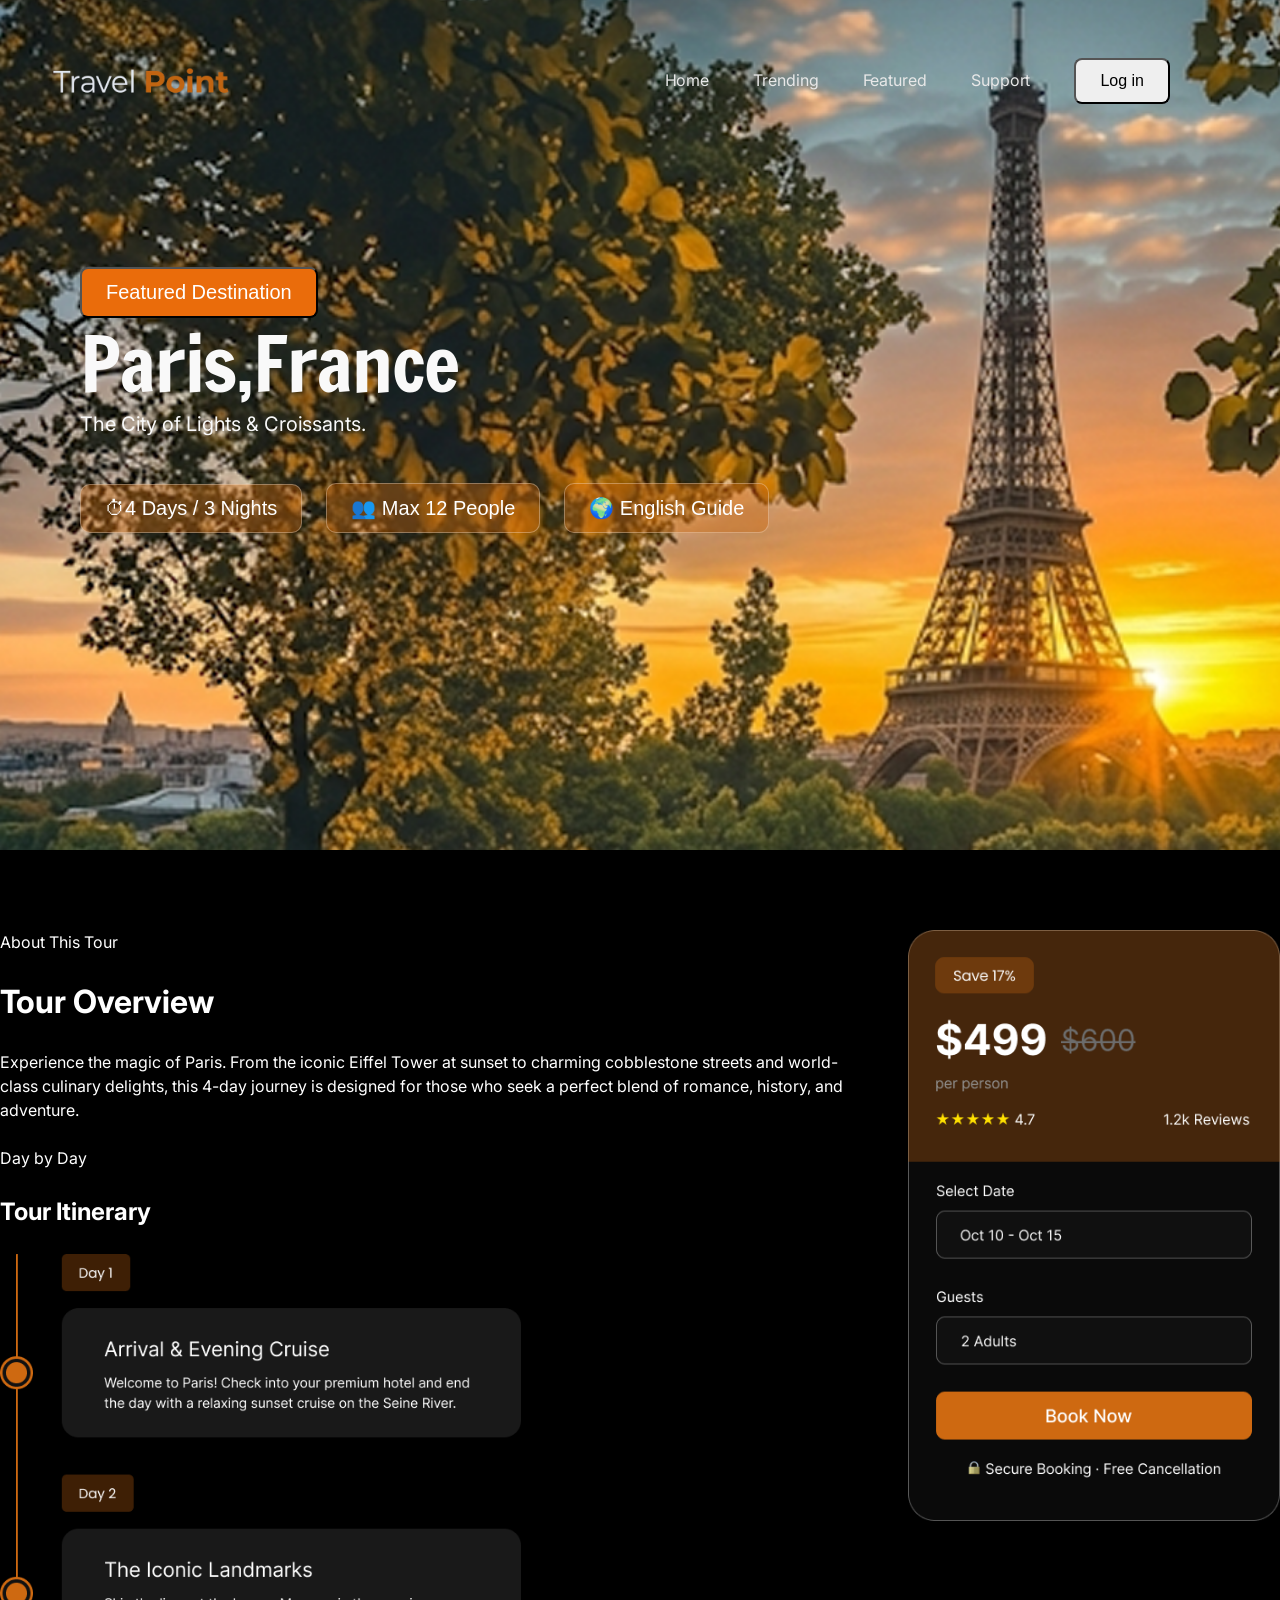
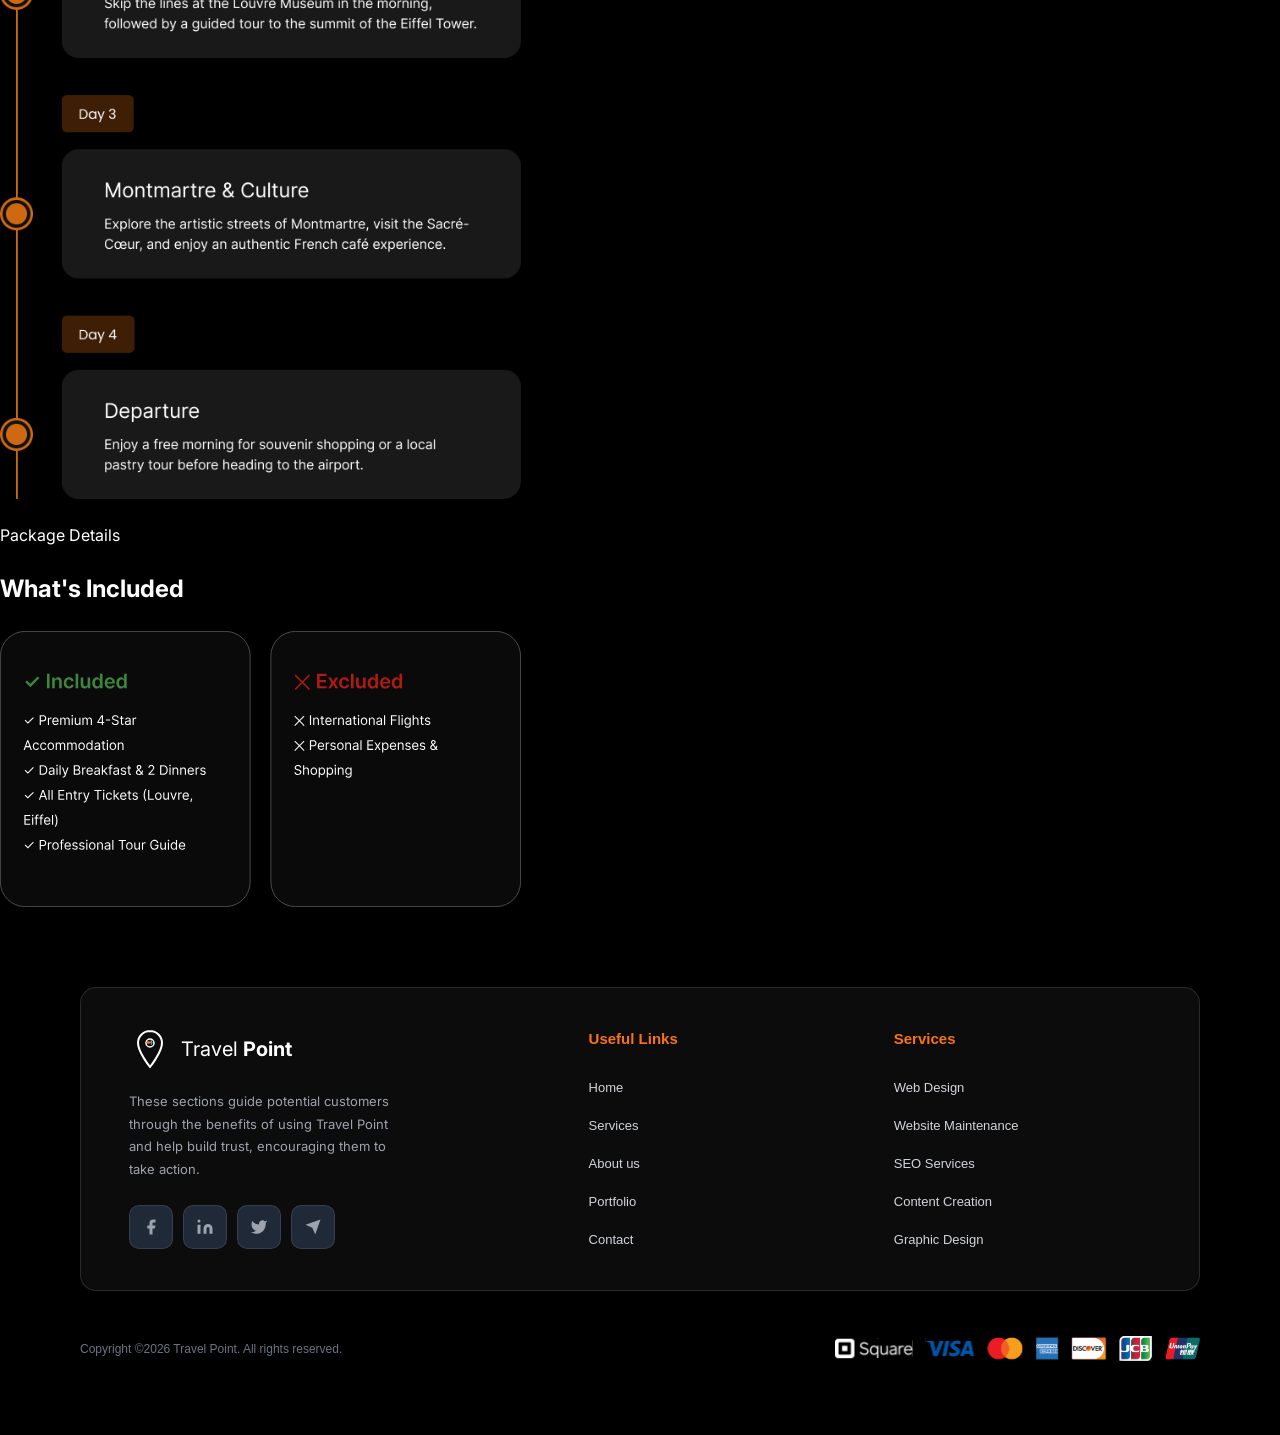
<file: featured.html>
<!DOCTYPE html>
<html lang="en">
<head>
    <meta charset="UTF-8">
    <meta name="viewport" content="width=device-width, initial-scale=1.0">
    <!-- Website er title  -->
<title>TravelPoint – Explor The Unexplored</title>

<!-- CSS er Link -->
<link rel="stylesheet" href="css/featured.css">

<!-- fonts er link: Inter+ Francois One+Forum+  -->
 <link rel="preconnect" href="https://fonts.googleapis.com">
<link rel="preconnect" href="https://fonts.gstatic.com" crossorigin>
<link href="https://fonts.googleapis.com/css2?family=Forum&family=Francois+One&family=Inter:ital,opsz,wght@0,14..32,100..900;1,14..32,100..900&display=swap" rel="stylesheet">

</head>
<body>
    <!-- Navigation + Hero Full Section Start -->
    <div class="nav-hero">
        <!-- Nav-- Logo+Menu Start -->
        <div class="nav">

            <!-- Logo er div -->
            <div class="logo">
                <a class="logo" href="index.html"><img src="res/home/logo.png" alt=""></a>
            </div>

            <!-- Nav Menu er div -->
            <div class="menu">
            <ul>
                <li><a href="index.html">Home</a></li>
                <li><a href="trending.html">Trending</a></li>
                <li><a href="featured.html">Featured</a></li>
                <li><a href="#">Support</a></li>
                <li><button class="login-btn">Log in</button></li>                
            </ul>
            </div>
         <!-- Nav-- Logo+Menu End -->
        </div>
<!-- Hero Start -->

            <div class="hero">
              <button class="featured-btn">Featured Destination</button>
  <h1>Paris,France</h1>
  <p>The City of Lights & Croissants.</p><br>
    <div>
      <button class="hero-btn">
        ⏱4 Days / 3 Nights
      </button>
      <button class="hero-btn">
        👥 Max 12 People
      </button>
      <button class="hero-btn">
        🌍 English Guide
      </button>
    </div>    
</div>
</div>
    <!-- Navigation + Hero Full Section End -->



    <!-- Tour Overview Section Start -->

<div class="tour-details-wrapper">
 <!-- LEFT SIDE IMAGE -->
  <div class="tour-image-left">
    <p>About This Tour</p><br>
<h1>Tour Overview</h1><br>
<p>Experience the magic of Paris. From the iconic Eiffel Tower at sunset to charming cobblestone streets and world-class culinary delights, this 4-day journey is designed for those who seek a perfect blend of romance, history, and adventure.</p><br>
 <p>Day by Day</p><br>
 <h2>Tour Itinerary</h2><br>
    <img src="res/featured/tour-itenary.png" alt=""><br>
     <p>Package Details</p><br>
 <h2>What's Included</h2><br>
    <img src="res/featured/incexc.svg" alt="">
  </div>

  <!-- RIGHT SIDE IMAGE -->
  <div class="tour-image-right">
    <img src="res/featured/price.png" alt="">
  </div>

</div>

<!-- Tour Overview Section End -->










<!-- Footer Section Starts -->
<div class="footer-outer">
 
  <!-- Inner rounded card -->
  <div class="footer-card">
 
    <!-- Brand -->
    <div>
      <div class="footer-brand-logo">
        <div class="footer-logo-icon">
          <!-- Location pin with plane icon -->
          <svg viewBox="0 0 42 42" fill="none" xmlns="http://www.w3.org/2000/svg">
            <path d="M21 3C14.4 3 9 8.4 9 15c0 9 12 24 12 24S33 24 33 15c0-6.6-5.4-12-12-12z" fill="none" stroke="white" stroke-width="2"/>
            <circle cx="21" cy="15" r="4" fill="none" stroke="white" stroke-width="1.5"/>
            <!-- Plane inside pin -->
            <path d="M17 14.5l2-1.5 5 1.5-5 1.5-2-1.5z" fill="#F97316"/>
            <path d="M22 12l1 3-1 2" stroke="#38bdf8" stroke-width="1" fill="none"/>
          </svg>
        </div>
        <div class="footer-brand-name">Travel <strong>Point</strong></div>
      </div>
      <div class="footer-brand-desc">
        These sections guide potential customers through the benefits of using Travel Point and help build trust, encouraging them to take action.
      </div>
      <div class="footer-social-row">
        <!-- Facebook -->
        <a href="#" class="footer-social-btn" aria-label="Facebook">
          <svg viewBox="0 0 24 24"><path d="M18 2h-3a5 5 0 00-5 5v3H7v4h3v8h4v-8h3l1-4h-4V7a1 1 0 011-1h3z"/></svg>
        </a>
        <!-- LinkedIn -->
        <a href="#" class="footer-social-btn" aria-label="LinkedIn">
          <svg viewBox="0 0 24 24"><path d="M16 8a6 6 0 016 6v7h-4v-7a2 2 0 00-2-2 2 2 0 00-2 2v7h-4v-7a6 6 0 016-6zM2 9h4v12H2z"/><circle cx="4" cy="4" r="2"/></svg>
        </a>
        <!-- Twitter/X -->
        <a href="#" class="footer-social-btn" aria-label="Twitter">
          <svg viewBox="0 0 24 24"><path d="M23 3a10.9 10.9 0 01-3.14 1.53 4.48 4.48 0 00-7.86 3v1A10.66 10.66 0 013 4s-4 9 5 13a11.64 11.64 0 01-7 2c9 5 20 0 20-11.5a4.5 4.5 0 00-.08-.83A7.72 7.72 0 0023 3z"/></svg>
        </a>
        <!-- Telegram -->
        <a href="#" class="footer-social-btn" aria-label="Telegram">
          <svg viewBox="0 0 24 24"><path d="M22 2L11 13M22 2L15 22l-4-9-9-4 20-7z"/></svg>
        </a>
      </div>
    </div>
 
    <!-- Useful Links -->
    <div>
      <div class="footer-col-title">Useful Links</div>
      <ul class="footer-col-list">
        <li><a href="#">Home</a></li>
        <li><a href="#">Services</a></li>
        <li><a href="#">About us</a></li>
        <li><a href="#">Portfolio</a></li>
        <li><a href="#">Contact</a></li>
      </ul>
    </div>
 
    <!-- Services -->
    <div>
      <div class="footer-col-title">Services</div>
      <ul class="footer-col-list">
        <li><a href="#">Web Design</a></li>
        <li><a href="#">Website Maintenance</a></li>
        <li><a href="#">SEO Services</a></li>
        <li><a href="#">Content Creation</a></li>
        <li><a href="#">Graphic Design</a></li>
      </ul>
    </div>
 
  </div><!-- /.footer-card -->
 
  <!-- Bottom bar -->
  <div class="footer-bottom">
    <div class="footer-copyright">Copyright ©2026 Travel Point. All rights reserved.</div>
    <div class="footer-payments">
        <img src="res/home/payment.svg" alt="">
  </div>
 
</div><!-- /.footer-outer -->
<!-- Footer Section Ends -->
</body>
</html>
</file>
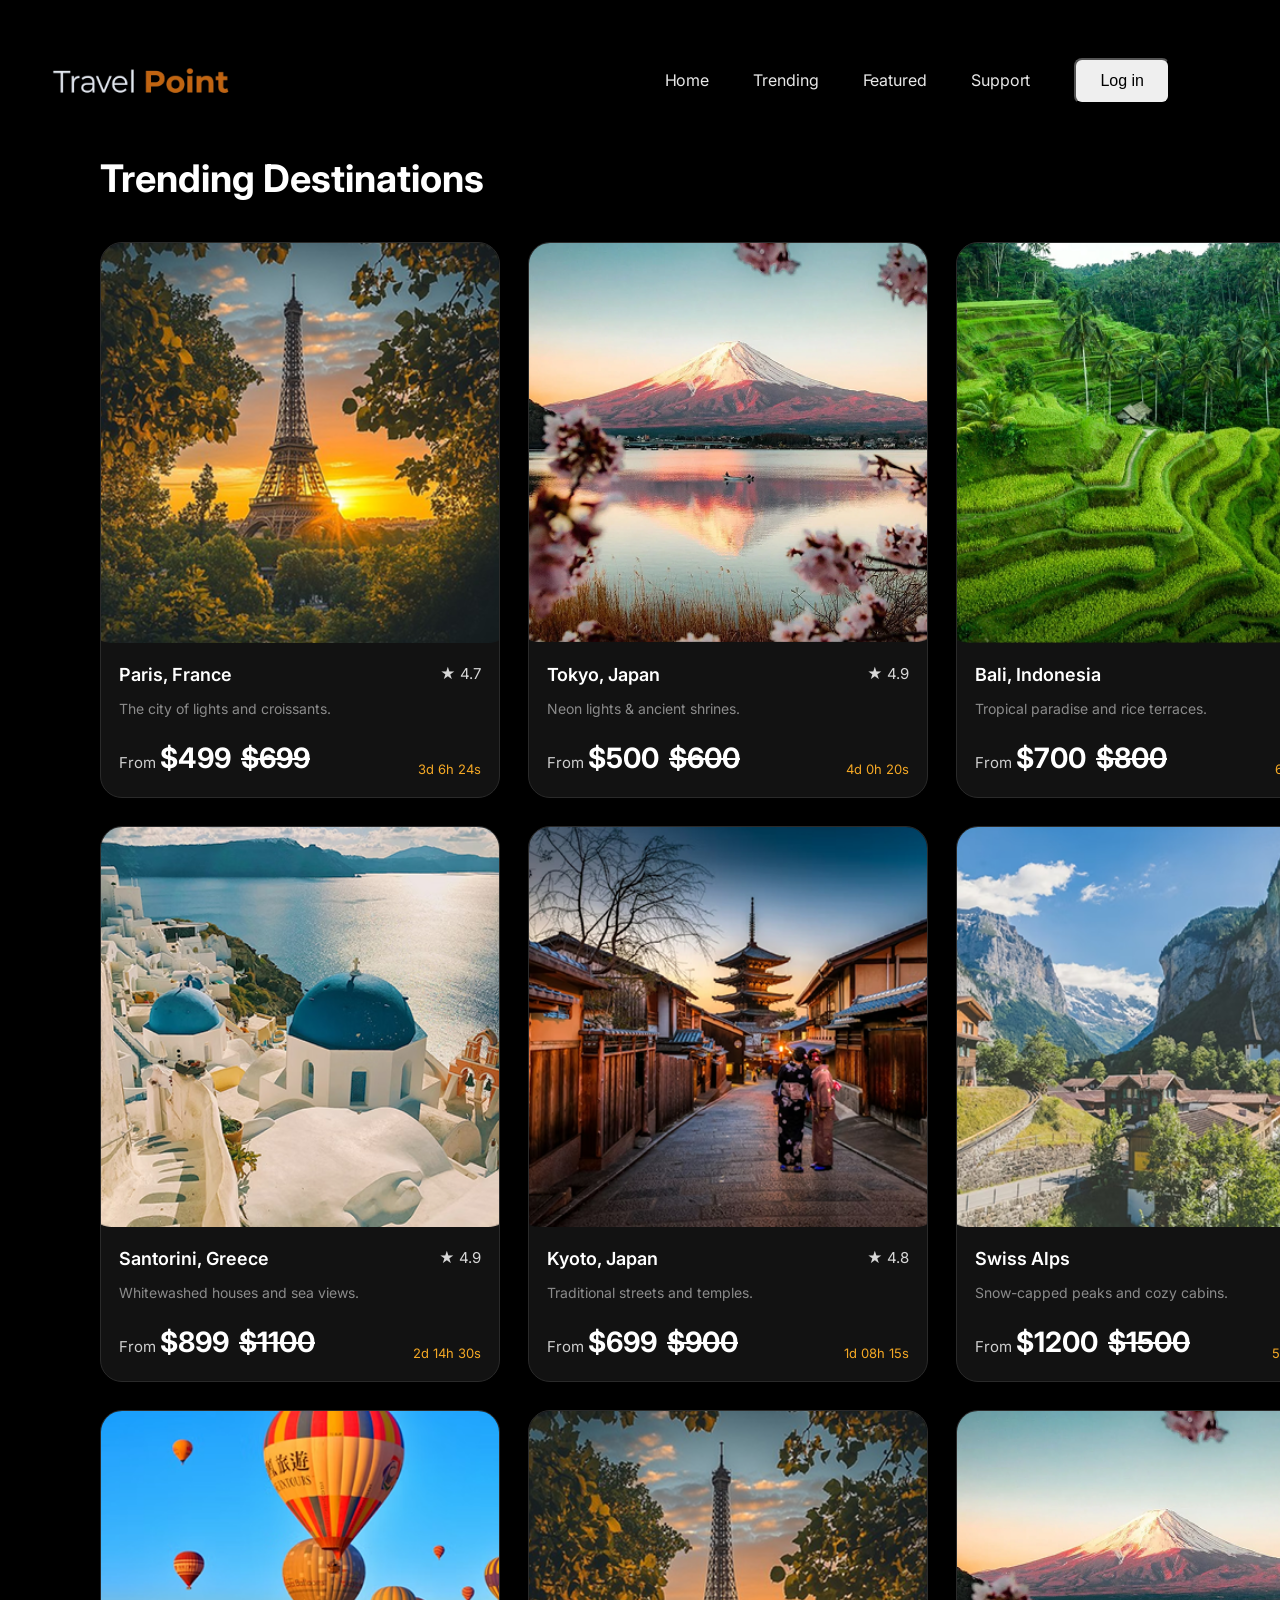
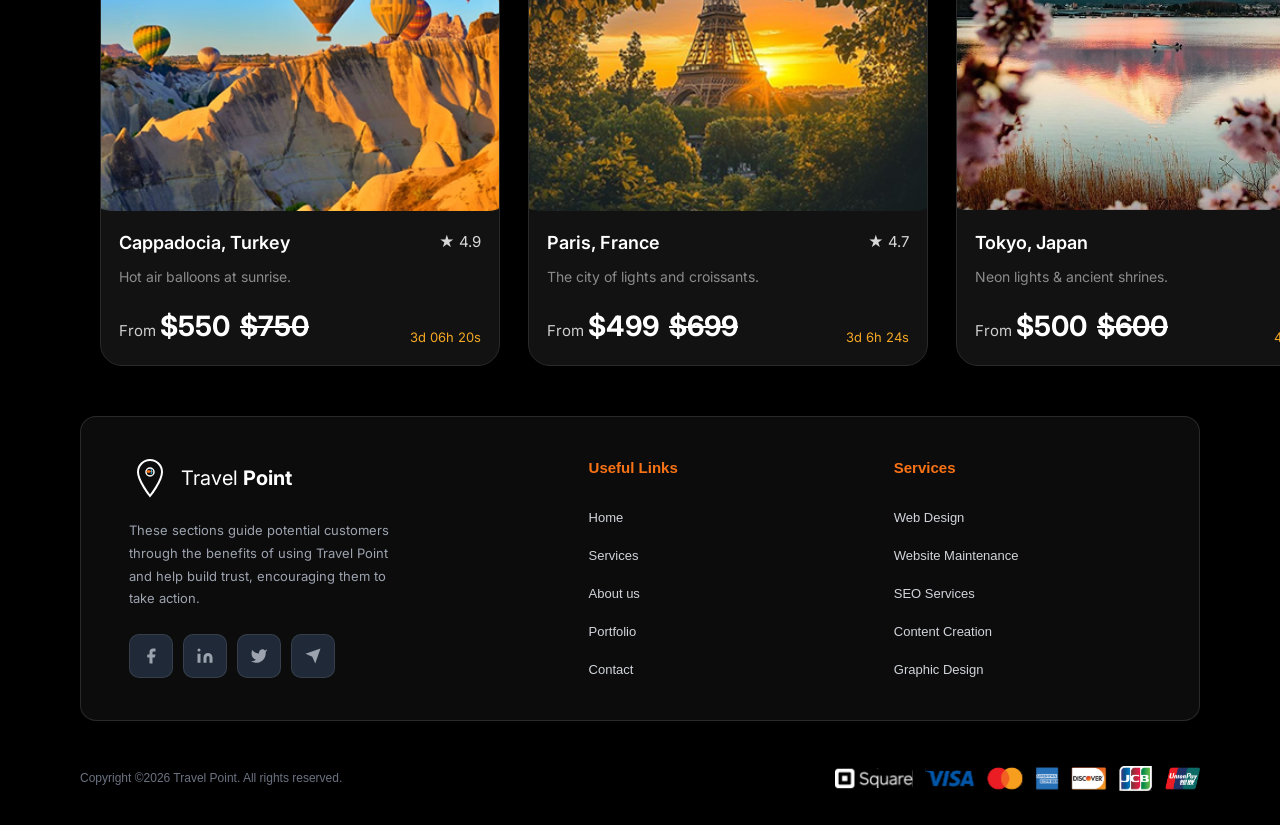
<file: trending.html>
<!DOCTYPE html>
<html lang="en">
<head>
    <meta charset="UTF-8">
    <meta name="viewport" content="width=device-width, initial-scale=1.0">
    <!-- Website er title  -->
<title>TravelPoint – Explor The Unexplored</title>

<!-- CSS er Link -->
<link rel="stylesheet" href="css/trending.css">

<!-- fonts er link: Inter+ Francois One+Forum+  -->
 <link rel="preconnect" href="https://fonts.googleapis.com">
<link rel="preconnect" href="https://fonts.gstatic.com" crossorigin>
<link href="https://fonts.googleapis.com/css2?family=Forum&family=Francois+One&family=Inter:ital,opsz,wght@0,14..32,100..900;1,14..32,100..900&display=swap" rel="stylesheet">

</head>
<body>
    <!-- Navigation + Hero Full Section Start -->
    <div class="nav-hero">
        <!-- Nav-- Logo+Menu Start -->
        <div class="nav">

            <!-- Logo er div -->
            <div class="logo">
                <a class="logo" href="index.html"><img src="res/home/logo.png" alt=""></a>
            </div>

            <!-- Nav Menu er div -->
            <div class="menu">
            <ul>
                <li><a href="index.html">Home</a></li>
                <li><a href="trending.html">Trending</a></li>
                <li><a href="featured.html">Featured</a></li>
                <li><a href="#">Support</a></li>
                <li><button class="login-btn">Log in</button></li>                 
            </ul>
            </div>
         <!-- Nav-- Logo+Menu End -->
        </div>   
</div>
    <!-- Navigation + Hero Full Section End -->



    <!-- Trending Destinations -->

<div class="destination-wrapper">

    <div class="destination-title">
      Trending Destinations
    </div>

    <div class="destination-grid">

      <!-- Card 1 -->
      <div class="destination-card">

        <div class="card-image">
          <img src="res/trending/row1col1.png" alt="">
        </div>

        <div class="card-content">

          <div class="card-top">
            <div class="location">Paris, France</div>
            <div class="rating">★ 4.7</div>
          </div>

          <div class="description">
            The city of lights and croissants.
          </div>

          <div class="card-bottom">
            <div class="price">
              From <span>$499</span>
              <span class="old-price">$699</span>
            </div>

            <div class="time">
              3d 6h 24s
            </div>
          </div>

        </div>

      </div>

      <!-- Card 2 -->
      <div class="destination-card">

        <div class="card-image">
          <img src="res/trending/row1col2.png" alt="">
        </div>

        <div class="card-content">

          <div class="card-top">
            <div class="location">Tokyo, Japan</div>
            <div class="rating">★ 4.9</div>
          </div>

          <div class="description">
            Neon lights & ancient shrines.
          </div>

          <div class="card-bottom">
            <div class="price">
              From <span>$500</span>
              <span class="old-price">$600</span>
            </div>

            <div class="time">
              4d 0h 20s
            </div>
          </div>

        </div>

      </div>

      <!-- Card 3 -->
      <div class="destination-card">

        <div class="card-image">
          <img src="res/trending/row1col3.png" alt="">
        </div>

        <div class="card-content">

          <div class="card-top">
            <div class="location">Bali, Indonesia</div>
            <div class="rating">★ 4.5</div>
          </div>

          <div class="description">
            Tropical paradise and rice terraces.
          </div>

          <div class="card-bottom">
            <div class="price">
              From <span>$700</span>
              <span class="old-price">$800</span>
            </div>

            <div class="time">
              6d 7h 24s
            </div>
          </div>

        </div>

      </div>

      <!-- Card 4 -->
      <div class="destination-card">

        <div class="card-image">
          <img src="res/trending/row2col1.png" alt="">
        </div>

        <div class="card-content">

          <div class="card-top">
            <div class="location">Dubai, UAE</div>
            <div class="rating">★ 4.5</div>
          </div>

          <div class="description">
            Luxury escapes and skyline views.
          </div>

          <div class="card-bottom">
            <div class="price">
              From <span>$700</span>
              <span class="old-price">$800</span>
            </div>

            <div class="time">
              5d 7h 24s
            </div>
          </div>

        </div>

      </div>

      <!-- Card 5 -->
      <div class="destination-card">

        <div class="card-image">
          <img src="res/trending/row2col2.png" alt="">
        </div>

        <div class="card-content">

          <div class="card-top">
            <div class="location">Santorini, Greece</div>
            <div class="rating">★ 4.9</div>
          </div>

          <div class="description">
            Whitewashed houses and sea views.
          </div>

          <div class="card-bottom">
            <div class="price">
              From <span>$899</span>
              <span class="old-price">$1100</span>
            </div>

            <div class="time">
              2d 14h 30s
            </div>
          </div>

        </div>

      </div>

      <!-- Card 6 -->
      <div class="destination-card">

        <div class="card-image">
          <img src="res/trending/row2col3.png" alt="">
        </div>

        <div class="card-content">

          <div class="card-top">
            <div class="location">Kyoto, Japan</div>
            <div class="rating">★ 4.8</div>
          </div>

          <div class="description">
            Traditional streets and temples.
          </div>

          <div class="card-bottom">
            <div class="price">
              From <span>$699</span>
              <span class="old-price">$900</span>
            </div>

            <div class="time">
              1d 08h 15s
            </div>
          </div>

        </div>

      </div>

      <!-- Card 7 -->
      <div class="destination-card">

        <div class="card-image">
          <img src="res/trending/row3col1.png" alt="">
        </div>

        <div class="card-content">

          <div class="card-top">
            <div class="location">Swiss Alps</div>
            <div class="rating">★ 4.7</div>
          </div>

          <div class="description">
            Snow-capped peaks and cozy cabins.
          </div>

          <div class="card-bottom">
            <div class="price">
              From <span>$1200</span>
              <span class="old-price">$1500</span>
            </div>

            <div class="time">
              5d 11h 45s
            </div>
          </div>

        </div>

      </div>

      <!-- Card 8 -->
      <div class="destination-card">

        <div class="card-image">
          <img src="res/trending/row3col2.png" alt="">
        </div>

        <div class="card-content">

          <div class="card-top">
            <div class="location">Bali, Indonesia</div>
            <div class="rating">★ 4.6</div>
          </div>

          <div class="description">
            Tropical beaches and rich heritage.
          </div>

          <div class="card-bottom">
            <div class="price">
              From <span>$450</span>
              <span class="old-price">$650</span>
            </div>

            <div class="time">
              12h 30m 10s
            </div>
          </div>

        </div>

      </div>

      <!-- Card 9 -->
      <div class="destination-card">

        <div class="card-image">
          <img src="res/trending/row3col3.png" alt="">
        </div>

        <div class="card-content">

          <div class="card-top">
            <div class="location">Cappadocia, Turkey</div>
            <div class="rating">★ 4.9</div>
          </div>

          <div class="description">
            Hot air balloons at sunrise.
          </div>

          <div class="card-bottom">
            <div class="price">
              From <span>$550</span>
              <span class="old-price">$750</span>
            </div>

            <div class="time">
              3d 06h 20s
            </div>
          </div>

        </div>

      </div>
      <!-- Card 1 -->
      <div class="destination-card">

        <div class="card-image">
          <img src="res/trending/row1col1.png" alt="">
        </div>

        <div class="card-content">

          <div class="card-top">
            <div class="location">Paris, France</div>
            <div class="rating">★ 4.7</div>
          </div>

          <div class="description">
            The city of lights and croissants.
          </div>

          <div class="card-bottom">
            <div class="price">
              From <span>$499</span>
              <span class="old-price">$699</span>
            </div>

            <div class="time">
              3d 6h 24s
            </div>
          </div>

        </div>

      </div>

      <!-- Card 2 -->
      <div class="destination-card">

        <div class="card-image">
          <img src="res/trending/row1col2.png" alt="">
        </div>

        <div class="card-content">

          <div class="card-top">
            <div class="location">Tokyo, Japan</div>
            <div class="rating">★ 4.9</div>
          </div>

          <div class="description">
            Neon lights & ancient shrines.
          </div>

          <div class="card-bottom">
            <div class="price">
              From <span>$500</span>
              <span class="old-price">$600</span>
            </div>

            <div class="time">
              4d 0h 20s
            </div>
          </div>

        </div>

      </div>

      <!-- Card 3 -->
      <div class="destination-card">

        <div class="card-image">
          <img src="res/trending/row1col3.png" alt="">
        </div>

        <div class="card-content">

          <div class="card-top">
            <div class="location">Bali, Indonesia</div>
            <div class="rating">★ 4.5</div>
          </div>

          <div class="description">
            Tropical paradise and rice terraces.
          </div>

          <div class="card-bottom">
            <div class="price">
              From <span>$700</span>
              <span class="old-price">$800</span>
            </div>

            <div class="time">
              6d 7h 24s
            </div>
          </div>

        </div>

      </div>


    </div>

  </div>

<!-- Trendind Destinations End -->










<!-- Footer Section Starts -->
<div class="footer-outer">
 
  <!-- Inner rounded card -->
  <div class="footer-card">
 
    <!-- Brand -->
    <div>
      <div class="footer-brand-logo">
        <div class="footer-logo-icon">
          <!-- Location pin with plane icon -->
          <svg viewBox="0 0 42 42" fill="none" xmlns="http://www.w3.org/2000/svg">
            <path d="M21 3C14.4 3 9 8.4 9 15c0 9 12 24 12 24S33 24 33 15c0-6.6-5.4-12-12-12z" fill="none" stroke="white" stroke-width="2"/>
            <circle cx="21" cy="15" r="4" fill="none" stroke="white" stroke-width="1.5"/>
            <!-- Plane inside pin -->
            <path d="M17 14.5l2-1.5 5 1.5-5 1.5-2-1.5z" fill="#F97316"/>
            <path d="M22 12l1 3-1 2" stroke="#38bdf8" stroke-width="1" fill="none"/>
          </svg>
        </div>
        <div class="footer-brand-name">Travel <strong>Point</strong></div>
      </div>
      <div class="footer-brand-desc">
        These sections guide potential customers through the benefits of using Travel Point and help build trust, encouraging them to take action.
      </div>
      <div class="footer-social-row">
        <!-- Facebook -->
        <a href="#" class="footer-social-btn" aria-label="Facebook">
          <svg viewBox="0 0 24 24"><path d="M18 2h-3a5 5 0 00-5 5v3H7v4h3v8h4v-8h3l1-4h-4V7a1 1 0 011-1h3z"/></svg>
        </a>
        <!-- LinkedIn -->
        <a href="#" class="footer-social-btn" aria-label="LinkedIn">
          <svg viewBox="0 0 24 24"><path d="M16 8a6 6 0 016 6v7h-4v-7a2 2 0 00-2-2 2 2 0 00-2 2v7h-4v-7a6 6 0 016-6zM2 9h4v12H2z"/><circle cx="4" cy="4" r="2"/></svg>
        </a>
        <!-- Twitter/X -->
        <a href="#" class="footer-social-btn" aria-label="Twitter">
          <svg viewBox="0 0 24 24"><path d="M23 3a10.9 10.9 0 01-3.14 1.53 4.48 4.48 0 00-7.86 3v1A10.66 10.66 0 013 4s-4 9 5 13a11.64 11.64 0 01-7 2c9 5 20 0 20-11.5a4.5 4.5 0 00-.08-.83A7.72 7.72 0 0023 3z"/></svg>
        </a>
        <!-- Telegram -->
        <a href="#" class="footer-social-btn" aria-label="Telegram">
          <svg viewBox="0 0 24 24"><path d="M22 2L11 13M22 2L15 22l-4-9-9-4 20-7z"/></svg>
        </a>
      </div>
    </div>
 
    <!-- Useful Links -->
    <div>
      <div class="footer-col-title">Useful Links</div>
      <ul class="footer-col-list">
        <li><a href="#">Home</a></li>
        <li><a href="#">Services</a></li>
        <li><a href="#">About us</a></li>
        <li><a href="#">Portfolio</a></li>
        <li><a href="#">Contact</a></li>
      </ul>
    </div>
 
    <!-- Services -->
    <div>
      <div class="footer-col-title">Services</div>
      <ul class="footer-col-list">
        <li><a href="#">Web Design</a></li>
        <li><a href="#">Website Maintenance</a></li>
        <li><a href="#">SEO Services</a></li>
        <li><a href="#">Content Creation</a></li>
        <li><a href="#">Graphic Design</a></li>
      </ul>
    </div>
 
  </div><!-- /.footer-card -->
 
  <!-- Bottom bar -->
  <div class="footer-bottom">
    <div class="footer-copyright">Copyright ©2026 Travel Point. All rights reserved.</div>
    <div class="footer-payments">
        <img src="res/home/payment.svg" alt="">
  </div>
 
</div><!-- /.footer-outer -->
<!-- Footer Section Ends -->
</body>
</html>
</file>
<file: css/featured.css>
*{
    margin: 0;
    padding: 0;
}

/* BODY DEFAULT */
body {
  font-family: "Inter", sans-serif;
  line-height: 1.5;
  background-color: #000000;
  color: #000000;
}


/* smooth scroll */
html {
  scroll-behavior: smooth;
}

/* ======================== Navigation and Hero Full Container======================== */
.nav-hero{
    width: 100%;
    height: 900px;
    background-image: url(../res/featured/featuredbg.png);
    background-size: cover;
    background-repeat: no-repeat;
}


/* ------logo+menu------ */
.nav {
  position: absolute;
  top: 30px;
  left: 0;
  right: 0;
  display: flex;
  align-items: center;
  justify-content: space-between;
  padding: 18px 40px;
}

/* -----logo only------ */
.logo img{
    width: 200px;
}


/* ------menu only------- */

.menu {
  display: flex;
  align-items: center;
  margin-right: 60px;
}


.menu li{
    list-style: none;
    display: inline-block;
    padding: 10px 10px;  
    margin-left: 20px;
}

.menu li a{
    text-decoration: none;
    color: black;
    font-family: Inter;
    font-size: 16px;
    color:  #E8E8E8;
    text-align: center;
    font-style: normal;
    font-weight: 400;
    line-height: 24px;
    letter-spacing: -0.08px;
}
.menu li a:hover{
  border-color: #f97316;
  color: #f97316;
}

.login-btn {
font-size: 16px;
display: flex;
padding: 12px 24px;
justify-content: center;
align-items: center;
gap: 10px;
border-radius: 8px;
}

.login-btn:hover {
  background: #ea6c0b;
  transform: translateY(-1px);
  cursor: pointer;
}






/* --------Hero-Section------ */
.hero{
    display: flex;
    flex-direction: column;
    justify-content: center;
    align-items: first baseline;
    margin-left: 80px;
    height: 900px;   /* nav-hero er same height */
    text-align: left;
    margin-top: -50px;/* nav er niche anar jonno */
}
/* HERO TEXT */
.hero h1 {
  color: #F9F9F9;
  text-align: center;
  font-family: "Francois One";
  font-size: 76px;
  font-weight: 400;
  line-height: 91.2px;
  letter-spacing: -1.14px;
}

.featured-btn {
font-size: 20px;
color: #ffffff;
padding: 12px 24px;
border-radius: 8px;
background: #ea6c0b;
}
.featured-btn:hover {
  background: #ffffff;
  color: #000000;
  transform: translateY(-1px);
  cursor: pointer;
}

.hero-btn {
font-size: 20px;
color: #ffffff;
padding: 12px 24px;
margin-right: 20px;
border-radius: 10px;
border: 1px solid rgba(255, 255, 255, 0.30);
background: rgba(206, 105, 17, 0.40);
}

.hero-btn:hover {
  background: #ea6c0b;
  transform: translateY(-1px);
  cursor: pointer;
}

.hero p {
  color: #F9F9F9;
  text-align: center;
  font-family: Inter;
  font-size: 20px;
  font-weight: 400;
  line-height: 30px;
  letter-spacing: -0.1px;
  margin-bottom: 20px;
}







/* ================= Tour Overview--Heading+Card Container================= */

.tour-details-wrapper{
  width: 100%;
  max-width: 1400px;

  margin: 80px auto;

  display: flex;
  justify-content: space-between;
  align-items: flex-start;

  gap: 40px;
}

/* LEFT IMAGE */

.tour-image-left{
  width: 70%;
}

.tour-image-left img{
  width: 60%;
  display: block;
  border-radius: 18px;
}

h1, h2, p {
  color: white;
}
/* RIGHT IMAGE */

.tour-image-right{
  width: 30%;
  position: sticky;
  top: 40px;
}

.tour-image-right img{
  width: 100%;
  display: block;
  border-radius: 18px;
}



/* ===================================Footer================================ */

.footer-outer {
    background: #000000;
    padding-left: 80px;
    padding-right: 80px;
    margin-bottom: 10px;
  }
 
  /* ── Inner card (rounded border) ── */

    .footer-card {
    border: 1px solid rgba(255,255,255,0.12);
    border-radius: 16px;
    padding: 40px 48px;
    display: grid;
    grid-template-columns: 1.6fr 1fr 1fr;
    gap: 48px;
    margin-bottom: 25px;
    background-color: rgba(26, 26, 26, 0.48);
  }
 
  /* ── Brand column ── */
  .footer-brand-logo {
    display: flex;
    align-items: center;
    gap: 10px;
    margin-bottom: 20px;
  }
 
  .footer-logo-icon {
    width: 42px;
    height: 42px;
    position: relative;
    flex-shrink: 0;
  }
 
  .footer-logo-icon svg {
    width: 100%;
    height: 100%;
  }
 
  .footer-brand-name {
    font-family: Inter;
    font-size: 20px;
    font-weight: 400;
    color: #fff;
  }
 

 
  .footer-brand-desc {
    font-size: 13px;
    color: #9ca3af;
    line-height: 1.75;
    margin-bottom: 24px;
    max-width: 280px;
  }
 
  .footer-social-row {
    display: flex;
    gap: 10px;
  }
 
  .footer-social-btn {
    width: 42px;
    height: 42px;
    background: #1f2937;
    border: 1px solid rgba(255,255,255,0.1);
    border-radius: 10px;
    display: flex;
    align-items: center;
    justify-content: center;
    cursor: pointer;
    transition: background 0.2s, border-color 0.2s;
    text-decoration: none;
  }
 
  .footer-social-btn:hover {
    background: #F97316;
    border-color: #F97316;
  }
 
  .footer-social-btn svg {
    width: 18px;
    height: 18px;
    fill: #9ca3af;
    transition: fill 0.2s;
  }
 
  .footer-social-btn:hover svg {
    fill: #fff;
  }
 
  /* ── Link columns ── */
  .footer-col-title {
    font-family: 'Montserrat', sans-serif;
    font-size: 15px;
    font-weight: 700;
    color: #F97316;
    margin-bottom: 24px;
  }
 
  .footer-col-list {
    list-style: none;
    display: flex;
    flex-direction: column;
    gap: 14px;
  }
 
  .footer-col-list li a {
    color: #d1d5db;
    text-decoration: none;
    font-size: 13px;
    font-family: 'Open Sans', sans-serif;
    transition: color 0.2s;
  }
 
  .footer-col-list li a:hover {
    color: #F97316;
  }
 
  /* ── Bottom bar ── */
  .footer-bottom {
    display: flex;
    align-items: center;
    justify-content: space-between;
    padding: 20px 0 24px;
    flex-wrap: wrap;
    gap: 12px;
  }
 
  .footer-copyright {
    font-size: 12px;
    color: #6b7280;
    font-family: 'Open Sans', sans-serif;
  }
 
  .footer-payments {
    display: flex;
    align-items: center;
    gap: 8px;
  }
</file>
<file: css/trending.css>
*{
    margin: 0;
    padding: 0;
}

/* BODY DEFAULT */
body {
  font-family: "Inter", sans-serif;
  line-height: 1.5;
  background-color: #000000;
  color: #000000;
}


/* smooth scroll */
html {
  scroll-behavior: smooth;
}

/* ======================== Navigation and Hero Full Container======================== */
.nav-hero{
    width: 100%;
    height: 100px;
    background-color: #000000;
    background-size: cover;
    background-repeat: no-repeat;
}


/* ------logo+menu------ */
.nav {
  position: absolute;
  top: 30px;
  left: 0;
  right: 0;
  display: flex;
  align-items: center;
  justify-content: space-between;
  padding: 18px 40px;
}

/* -----logo only------ */
.logo img{
    width: 200px;
}


/* ------menu only------- */

.menu {
  display: flex;
  align-items: center;
  margin-right: 60px;
}


.menu li{
    list-style: none;
    display: inline-block;
    padding: 10px 10px;  
    margin-left: 20px;
}

.menu li a{
    text-decoration: none;
    color: black;
    font-family: Inter;
    font-size: 16px;
    color:  #E8E8E8;
    text-align: center;
    font-style: normal;
    font-weight: 400;
    line-height: 24px;
    letter-spacing: -0.08px;
}
.menu li a:hover{
  border-color: #f97316;
  color: #f97316;
}

.login-btn {
font-size: 16px;
display: flex;
padding: 12px 24px;
justify-content: center;
align-items: center;
gap: 10px;
border-radius: 8px;
}

.login-btn:hover {
  background: #ea6c0b;
  transform: translateY(-1px);
  cursor: pointer;
}









/* ================= Trending Destinations================= */

    .destination-wrapper{
    margin-left: 100px;
    margin-top: 50px;
    margin-bottom: 50px;
    }

    .destination-title{
      font-size: 38px;
      font-weight: 700;
      margin-bottom: 35px;
      color: #ffffff;
      font-family: Inter;
    }


.destination-grid{
  display: grid;
  grid-template-columns: repeat(4, 400px);
  gap: 28px;
}

    .destination-card{
      background: #121212;
      border: 1px solid #2a2a2a;
      border-radius: 22px;
      overflow: hidden;
      transition: 0.3s;
    }

    .destination-card:hover{
      transform: translateY(-5px);
      border-color: #444;
    }

.card-image{
  width: 100%;
  height: 400px;
  overflow: hidden;
}
    .card-image img{
      width: 100%;
      height: 100%;
      object-fit: cover;
      display: block;
    }

    .card-content{
      padding: 18px;
    }

    .card-top{
      display: flex;
      justify-content: space-between;
      align-items: center;
      margin-bottom: 10px;
    }

    .location{
      font-size: 18px;
      font-weight: 600;
      color: #ffffff;
    }

    .rating{
      font-size: 15px;
      color: #d7d7d7;
    }

    .description{
      font-size: 14px;
      color: #8b8b8b;
      line-height: 1.5;
      margin-bottom: 18px;
    }

    .card-bottom{
      display: flex;
      justify-content: space-between;
      align-items: end;
    }

    .price{
      font-size: 15px;
      color: #cfcfcf;
    }

    .price span{
      font-size: 28px;
      font-weight: 700;
      color: white;
    }

    .old-price{
      text-decoration: line-through;
      color: #949494;
      margin-left: 6px;
    }

    .time{
      font-size: 13px;
      color: #f4a825;
    }



/* ===================================Footer================================ */

.footer-outer {
    background: #000000;
    padding-left: 80px;
    padding-right: 80px;
    margin-bottom: 10px;
  }
 
  /* ── Inner card (rounded border) ── */

    .footer-card {
    border: 1px solid rgba(255,255,255,0.12);
    border-radius: 16px;
    padding: 40px 48px;
    display: grid;
    grid-template-columns: 1.6fr 1fr 1fr;
    gap: 48px;
    margin-bottom: 25px;
    background-color: rgba(26, 26, 26, 0.48);
  }
 
  /* ── Brand column ── */
  .footer-brand-logo {
    display: flex;
    align-items: center;
    gap: 10px;
    margin-bottom: 20px;
  }
 
  .footer-logo-icon {
    width: 42px;
    height: 42px;
    position: relative;
    flex-shrink: 0;
  }
 
  .footer-logo-icon svg {
    width: 100%;
    height: 100%;
  }
 
  .footer-brand-name {
    font-family: Inter;
    font-size: 20px;
    font-weight: 400;
    color: #fff;
  }
 

 
  .footer-brand-desc {
    font-size: 13px;
    color: #9ca3af;
    line-height: 1.75;
    margin-bottom: 24px;
    max-width: 280px;
  }
 
  .footer-social-row {
    display: flex;
    gap: 10px;
  }
 
  .footer-social-btn {
    width: 42px;
    height: 42px;
    background: #1f2937;
    border: 1px solid rgba(255,255,255,0.1);
    border-radius: 10px;
    display: flex;
    align-items: center;
    justify-content: center;
    cursor: pointer;
    transition: background 0.2s, border-color 0.2s;
    text-decoration: none;
  }
 
  .footer-social-btn:hover {
    background: #F97316;
    border-color: #F97316;
  }
 
  .footer-social-btn svg {
    width: 18px;
    height: 18px;
    fill: #9ca3af;
    transition: fill 0.2s;
  }
 
  .footer-social-btn:hover svg {
    fill: #fff;
  }
 
  /* ── Link columns ── */
  .footer-col-title {
    font-family: 'Montserrat', sans-serif;
    font-size: 15px;
    font-weight: 700;
    color: #F97316;
    margin-bottom: 24px;
  }
 
  .footer-col-list {
    list-style: none;
    display: flex;
    flex-direction: column;
    gap: 14px;
  }
 
  .footer-col-list li a {
    color: #d1d5db;
    text-decoration: none;
    font-size: 13px;
    font-family: 'Open Sans', sans-serif;
    transition: color 0.2s;
  }
 
  .footer-col-list li a:hover {
    color: #F97316;
  }
 
  /* ── Bottom bar ── */
  .footer-bottom {
    display: flex;
    align-items: center;
    justify-content: space-between;
    padding: 20px 0 24px;
    flex-wrap: wrap;
    gap: 12px;
  }
 
  .footer-copyright {
    font-size: 12px;
    color: #6b7280;
    font-family: 'Open Sans', sans-serif;
  }
 
  .footer-payments {
    display: flex;
    align-items: center;
    gap: 8px;
  }
</file>
